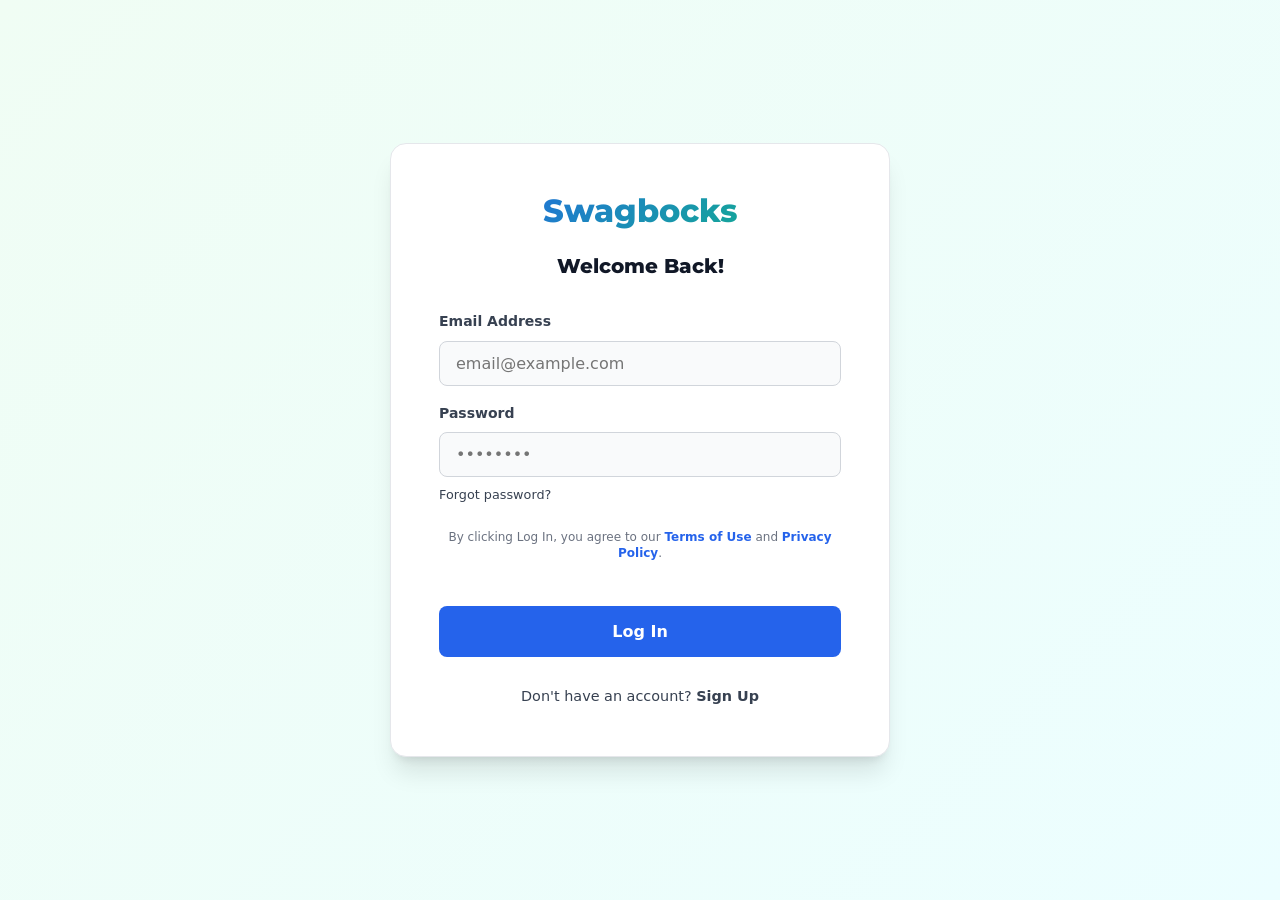
<file: login.html>
<!DOCTYPE html>
<html lang="en">
<head>
    <meta charset="UTF-8">
    <meta name="viewport" content="width=device-width, initial-scale=1.0">
    <link href="https://fonts.googleapis.com/css2?family=Montserrat:wght@800&display=swap" rel="stylesheet">
    <link rel="stylesheet" href="style.css">
    <title>Log In | Swagbocks</title>
</head>
<body>

    <section class="register_section">
        
        <div class="glass_form">
            <a href="index.html" style="text-decoration: none;"><h1>Swagbocks</h1></a>
            
            <form action="#" class="step1">
                <h3>Welcome Back!</h3>

                <label for="email">Email Address</label>
                <input type="email" id="email" name="email" placeholder="email@example.com" required>

                <label for="password">Password</label>
                <input type="password" id="password" name="password" placeholder="••••••••" required>

                <div style="display: flex; justify-content:建设; margin-bottom: 15px;">
                    <a href="#" style="font-size: 0.8em; color: var(--color_secundario); text-decoration: none;">Forgot password?</a>
                </div>

                <div class="auth-legal-notice">
                    By clicking Log In, you agree to our 
                    <a href="terms.html">Terms of Use</a> and 
                    <a href="privacy.html">Privacy Policy</a>.
                </div>

                <button type="submit" class="nextBtn">Log In</button>

                <p style="text-align: center; margin-top: 20px; font-size: 0.9em;">
                    Don't have an account? 
                    <a href="register.html" style="color: var(--color_secundario); font-weight: bold; text-decoration: none;">Sign Up</a>
                </p>
            </form>
        </div>

    </section>

</body>
</html>
</file>
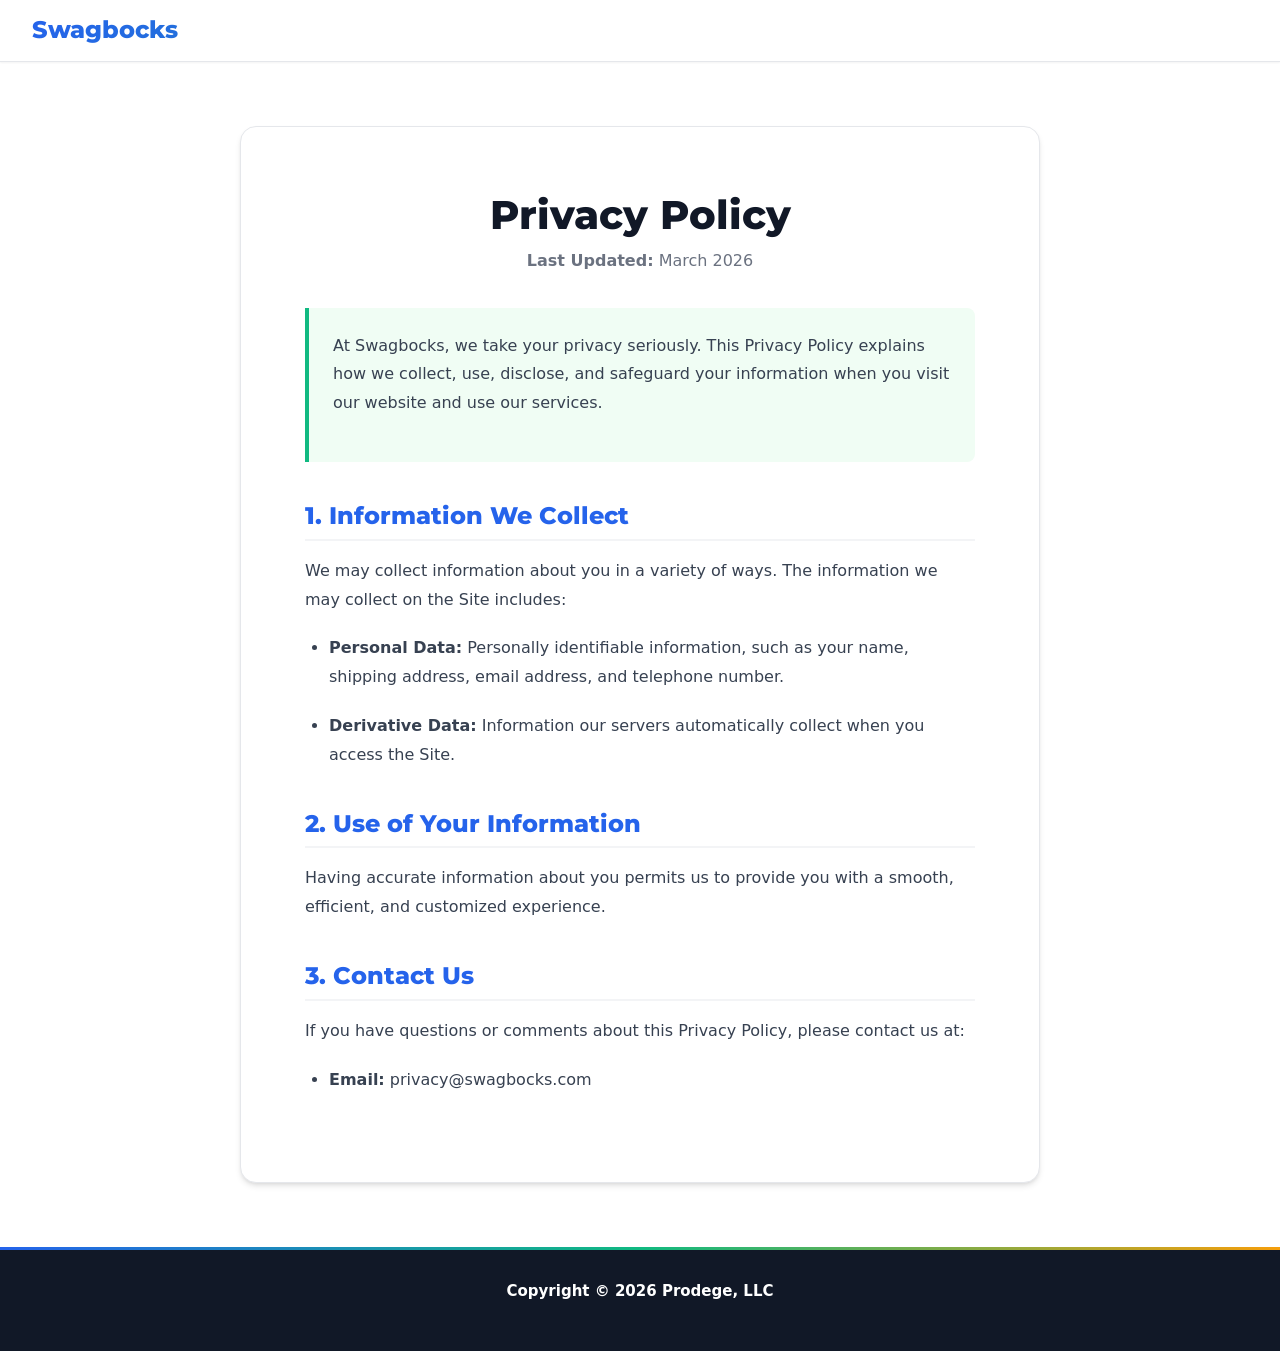
<file: privacy.html>
<!DOCTYPE html>
<html lang="en">
<head>
    <meta charset="UTF-8">
    <meta name="viewport" content="width=device-width, initial-scale=1.0">
    <link href="https://fonts.googleapis.com/css2?family=Montserrat:wght@800&display=swap" rel="stylesheet">
    <link rel="stylesheet" href="style.css">
    <title>Privacy Policy | Swagbocks</title>
</head>
<body>
    <header>
        <div class="header_terms_button">
            <a href="index.html"><h1>Swagbocks</h1></a>
        </div>
    </header>

    <main>
        <section class="legal-container">
            <h1>Privacy Policy</h1>
            <p><strong>Last Updated:</strong> March 2026</p>

            <div class="highlight-box">
                <p>At Swagbocks, we take your privacy seriously. This Privacy Policy explains how we collect, use, disclose, and safeguard your information when you visit our website and use our services.</p>
            </div>

            <h2>1. Information We Collect</h2>
            <p>We may collect information about you in a variety of ways. The information we may collect on the Site includes:</p>
            <ul>
                <li><strong>Personal Data:</strong> Personally identifiable information, such as your name, shipping address, email address, and telephone number.</li>
                <li><strong>Derivative Data:</strong> Information our servers automatically collect when you access the Site.</li>
            </ul>

            <h2>2. Use of Your Information</h2>
            <p>Having accurate information about you permits us to provide you with a smooth, efficient, and customized experience.</p>

            <h2>3. Contact Us</h2>
            <p>If you have questions or comments about this Privacy Policy, please contact us at:</p>
            <ul>
                <li><strong>Email:</strong> privacy@swagbocks.com</li>
            </ul>
        </section>
    </main>

    <footer class="footer_terms">
        <p>Copyright © 2026 Prodege, LLC</p>
    </footer>
</body>
</html>
</file>
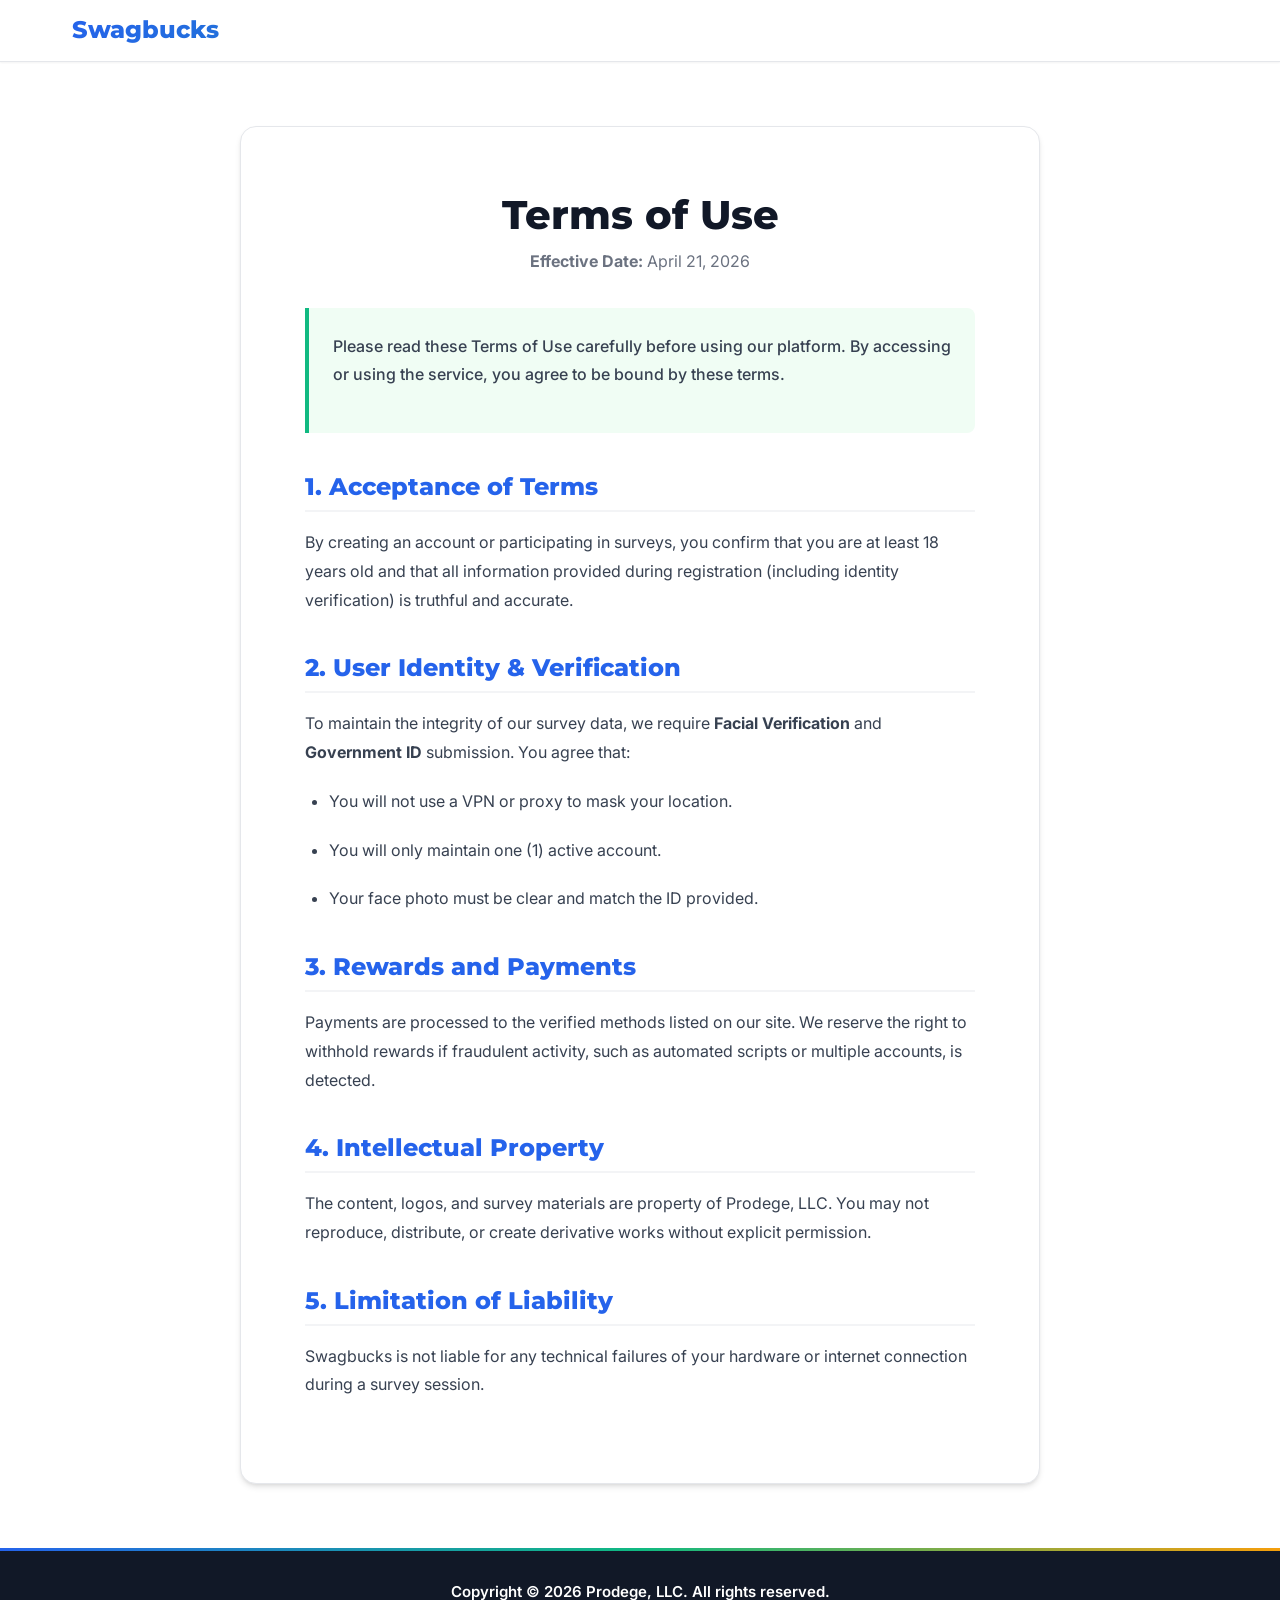
<file: terms.html>
<!DOCTYPE html>
<html lang="en">
<head>
    <meta charset="UTF-8">
    <meta name="viewport" content="width=device-width, initial-scale=1.0">
    <link href="https://fonts.googleapis.com/css2?family=Montserrat:wght@800&family=Inter:wght@400;600&display=swap" rel="stylesheet">
    <link rel="stylesheet" href="style.css">
    <title>Terms of Use | Swagbucks</title>
</head>
<body>
    <header class="header_terms_button">
        <div class="container">
            <a href="index.html" style="text-decoration: none;"><h1>Swagbucks</h1></a>
        </div>
    </header>

    <main class="legal-page">
        <section class="legal-container">
            <h1>Terms of Use</h1>
            <p><strong>Effective Date:</strong> April 21, 2026</p>

            <div class="highlight-box">
                <p>Please read these Terms of Use carefully before using our platform. By accessing or using the service, you agree to be bound by these terms.</p>
            </div>

            <div class="legal-content">
                <h2>1. Acceptance of Terms</h2>
                <p>By creating an account or participating in surveys, you confirm that you are at least 18 years old and that all information provided during registration (including identity verification) is truthful and accurate.</p>

                <h2>2. User Identity & Verification</h2>
                <p>To maintain the integrity of our survey data, we require <strong>Facial Verification</strong> and <strong>Government ID</strong> submission. You agree that:</p>
                <ul>
                    <li>You will not use a VPN or proxy to mask your location.</li>
                    <li>You will only maintain one (1) active account.</li>
                    <li>Your face photo must be clear and match the ID provided.</li>
                </ul>

                <h2>3. Rewards and Payments</h2>
                <p>Payments are processed to the verified methods listed on our site. We reserve the right to withhold rewards if fraudulent activity, such as automated scripts or multiple accounts, is detected.</p>

                <h2>4. Intellectual Property</h2>
                <p>The content, logos, and survey materials are property of Prodege, LLC. You may not reproduce, distribute, or create derivative works without explicit permission.</p>

                <h2>5. Limitation of Liability</h2>
                <p>Swagbucks is not liable for any technical failures of your hardware or internet connection during a survey session.</p>
            </div>
        </section>
    </main>

    <footer class="footer_terms">
        <p>Copyright © 2026 Prodege, LLC. All rights reserved.</p>
    </footer>
</body>
</html>
</file>
<file: style.css>
/* ==========================================
   SWAGBUCKS - CSS PROFESIONAL Y RESPONSIVO
   ========================================== */

/* === VARIABLES CSS === */
:root {
  /* Colores principales */
  --primary: #2563eb;
  --primary-dark: #1d4ed8;
  --primary-light: #3b82f6;
  --secondary: #10b981;
  --secondary-dark: #059669;
  --accent: #f59e0b;
  
  /* Colores neutros */
  --white: #ffffff;
  --gray-50: #f9fafb;
  --gray-100: #f3f4f6;
  --gray-200: #e5e7eb;
  --gray-300: #d1d5db;
  --gray-400: #9ca3af;
  --gray-500: #6b7280;
  --gray-600: #4b5563;
  --gray-700: #374151;
  --gray-800: #1f2937;
  --gray-900: #111827;
  
  /* Tipografia */
  --font-display: 'Montserrat', system-ui, sans-serif;
  --font-body: 'Inter', system-ui, sans-serif;
  
  /* Sombras */
  --shadow-sm: 0 1px 2px 0 rgb(0 0 0 / 0.05);
  --shadow: 0 1px 3px 0 rgb(0 0 0 / 0.1), 0 1px 2px -1px rgb(0 0 0 / 0.1);
  --shadow-md: 0 4px 6px -1px rgb(0 0 0 / 0.1), 0 2px 4px -2px rgb(0 0 0 / 0.1);
  --shadow-lg: 0 10px 15px -3px rgb(0 0 0 / 0.1), 0 4px 6px -4px rgb(0 0 0 / 0.1);
  --shadow-xl: 0 20px 25px -5px rgb(0 0 0 / 0.1), 0 8px 10px -6px rgb(0 0 0 / 0.1);
  
  /* Bordes */
  --radius-sm: 0.375rem;
  --radius: 0.5rem;
  --radius-lg: 0.75rem;
  --radius-xl: 1rem;
  --radius-2xl: 1.5rem;
  
  /* Transiciones */
  --transition: all 0.3s ease;
}

/* === RESET Y BASE === */
*,
*::before,
*::after {
  box-sizing: border-box;
  margin: 0;
  padding: 0;
}

html {
  scroll-behavior: smooth;
  -webkit-font-smoothing: antialiased;
  -moz-osx-font-smoothing: grayscale;
}

body {
  font-family: var(--font-body);
  font-size: 1rem;
  line-height: 1.6;
  color: var(--gray-700);
  background-color: var(--white);
}

img {
  max-width: 100%;
  height: auto;
  display: block;
}

a {
  text-decoration: none;
  color: inherit;
  transition: var(--transition);
}

button {
  cursor: pointer;
  border: none;
  font-family: inherit;
  transition: var(--transition);
}

h1, h2, h3, h4, h5, h6 {
  font-family: var(--font-display);
  font-weight: 800;
  line-height: 1.2;
  color: var(--gray-900);
}

/* === CONTENEDOR === */
.container {
  width: 100%;
  max-width: 1200px;
  margin: 0 auto;
  padding: 0 1rem;
}

@media (min-width: 640px) {
  .container {
    padding: 0 1.5rem;
  }
}

@media (min-width: 1024px) {
  .container {
    padding: 0 2rem;
  }
}

/* ==========================================
   HEADER
   ========================================== */
.header {
  position: sticky;
  top: 0;
  z-index: 100;
  background: var(--white);
  border-bottom: 1px solid var(--gray-200);
  box-shadow: var(--shadow-sm);
}

.logo_inicio {
  display: flex;
  justify-content: space-between;
  align-items: center;
  padding: 1rem 0;
}

.logo_inicio h1 {
  font-size: 1.75rem;
  background: linear-gradient(135deg, var(--primary) 0%, var(--secondary) 100%);
  -webkit-background-clip: text;
  -webkit-text-fill-color: transparent;
  background-clip: text;
}

.boton_principal {
  display: inline-flex;
  align-items: center;
  justify-content: center;
  padding: 0.625rem 1.5rem;
  font-size: 0.875rem;
  font-weight: 600;
  color: var(--white);
  background: var(--primary);
  border-radius: var(--radius);
  box-shadow: var(--shadow);
}

.boton_principal:hover {
  background: var(--primary-dark);
  transform: translateY(-1px);
  box-shadow: var(--shadow-md);
}

/* ==========================================
   SECCION LOGIN / HERO
   ========================================== */
.login {
  background: linear-gradient(180deg, #f0fdf4 0%, #ecfeff 50%, var(--white) 100%);
  padding: 3rem 0;
  position: relative;
}

.login::after {
  content: '';
  position: absolute;
  bottom: 0;
  left: 0;
  right: 0;
  height: 80px;
  background: linear-gradient(to bottom, transparent, var(--white));
  pointer-events: none;
}

@media (min-width: 768px) {
  .login {
    padding: 4rem 0;
  }
}

@media (min-width: 1024px) {
  .login {
    padding: 5rem 0;
  }
}

.login_container {
  display: flex;
  flex-direction: column;
  gap: 2.5rem;
}

@media (min-width: 768px) {
  .login_container {
    flex-direction: row;
    align-items: center;
    gap: 3rem;
  }
}

@media (min-width: 1024px) {
  .login_container {
    gap: 4rem;
  }
}

/* Titulo y contenido izquierdo */
.title {
  flex: 1;
  text-align: center;
}

@media (min-width: 768px) {
  .title {
    text-align: left;
  }
}

.title h2 {
  font-family: 'Montserrat', var(--font-display);
  font-size: clamp(2rem, 5vw, 3rem);
  font-weight: 800;
  line-height: 1.1;
  letter-spacing: -0.02em;
  margin: 0;
  display: inline;
}

.title h2:first-of-type {
  color: var(--secondary);
}

.title h2:first-of-type::after {
  content: ' ';
}

.title h2:nth-of-type(2) {
  color: var(--primary);
}

.title p {
  font-size: 1rem;
  color: var(--gray-600);
  margin: 1.5rem 0 0.5rem;
  line-height: 1.5;
}

.title p:last-of-type {
  margin-top: 0.5rem;
  margin-bottom: 0;
}

.title .count {
  display: block;
  max-width: 220px;
  margin: 0 auto;
  border-radius: var(--radius);
  box-shadow: var(--shadow-md);
}

@media (min-width: 768px) {
  .title .count {
    margin: 0;
  }
}

/* Formulario de login */
.login_form {
  flex: 1;
  width: 100%;
  max-width: 420px;
  margin: 0 auto;
}

@media (min-width: 768px) {
  .login_form {
    margin: 0;
  }
}

.form {
  display: flex;
  flex-direction: column;
  gap: 1rem;
  background: var(--white);
  padding: 2rem;
  border-radius: var(--radius-xl);
  box-shadow: var(--shadow-xl);
  border: 1px solid var(--gray-100);
}

@media (min-width: 640px) {
  .form {
    padding: 2.5rem;
  }
}

.form h3 {
  font-size: 1.5rem;
  text-align: center;
  color: var(--gray-900);
  margin-bottom: 0.5rem;
}

.form label {
  font-size: 0.875rem;
  font-weight: 500;
  color: var(--gray-700);
}

.form input {
  width: 100%;
  padding: 0.75rem 1rem;
  font-size: 1rem;
  border: 1px solid var(--gray-300);
  border-radius: var(--radius);
  background: var(--white);
  transition: var(--transition);
}

.form input:focus {
  outline: none;
  border-color: var(--primary);
  box-shadow: 0 0 0 3px rgba(37, 99, 235, 0.1);
}

.form input::placeholder {
  color: var(--gray-400);
}

.button-regis {
  display: block;
  width: 100%;
  padding: 0.875rem;
  font-size: 1rem;
  font-weight: 600;
  text-align: center;
  color: var(--white);
  background: var(--secondary);
  border-radius: var(--radius);
  margin-top: 0.5rem;
}

.button-regis:hover {
  background: var(--secondary-dark);
  transform: translateY(-2px);
  box-shadow: var(--shadow-lg);
}

.form > p {
  text-align: center;
  font-size: 0.875rem;
  color: var(--gray-500);
  margin: 0.5rem 0 0;
}

.button-login {
  display: block;
  width: 100%;
  padding: 0.75rem;
  font-size: 0.9375rem;
  font-weight: 600;
  text-align: center;
  color: var(--primary);
  background: transparent;
  border: 2px solid var(--primary);
  border-radius: var(--radius);
}

.button-login:hover {
  color: var(--white);
  background: var(--primary);
}

/* ==========================================
   SECCION 2 - HOW IT WORKS (Layout Zigzag con Grid)
   ========================================== */
.section2 {
  padding: 4rem 1rem;
  background: linear-gradient(180deg, var(--white) 0%, #f0fdf4 100%);
  position: relative;
  overflow: hidden;
  counter-reset: step-counter;
}

.section2::before {
  content: '';
  position: absolute;
  top: 0;
  left: 0;
  right: 0;
  height: 4px;
  background: linear-gradient(90deg, var(--primary), var(--secondary), var(--accent));
}

@media (min-width: 768px) {
  .section2 {
    padding: 5rem 4rem;
  }
}

@media (min-width: 1024px) {
  .section2 {
    padding: 5rem 6rem;
  }
}

.section2 h2 {
  font-size: clamp(1.75rem, 4vw, 2.5rem);
  text-align: center;
  margin-bottom: 1rem;
}

.section2 > p {
  max-width: 700px;
  margin: 0 auto 3rem;
  text-align: center;
  color: var(--gray-600);
  padding: 0 1rem;
}

/* Cards con Grid para layout zigzag */
.how {
  max-width: 900px;
  margin: 0 auto 2.5rem;
  background: var(--white);
  border-radius: var(--radius-xl);
  box-shadow: var(--shadow-lg);
  overflow: hidden;
  transition: var(--transition);
  position: relative;
  border: 2px solid transparent;
}

.how:hover {
  box-shadow: var(--shadow-xl);
  border-color: var(--primary);
}

/* Grid layout para desktop */
@media (min-width: 768px) {
  .how {
    display: grid;
    grid-template-columns: 1fr 1fr;
    grid-template-rows: auto auto 1fr auto;
    min-height: 280px;
  }
  
  /* Card 1: imagen izquierda, contenido derecha */
  .how:nth-of-type(1) img { grid-column: 1; grid-row: 1 / -1; }
  .how:nth-of-type(1) h3 { grid-column: 2; grid-row: 1; }
  .how:nth-of-type(1) .color_blue { grid-column: 2; grid-row: 2; }
  .how:nth-of-type(1) .button_section_2 { grid-column: 2; grid-row: 4; }
  
  /* Card 2: contenido izquierda, imagen derecha (ZIGZAG) */
  .how:nth-of-type(2) img { grid-column: 2; grid-row: 1 / -1; }
  .how:nth-of-type(2) h3 { grid-column: 1; grid-row: 1; }
  .how:nth-of-type(2) .color_blue { grid-column: 1; grid-row: 2; }
  .how:nth-of-type(2) .button_section_2 { grid-column: 1; grid-row: 4; }
  
  /* Card 3: imagen izquierda, contenido derecha */
  .how:nth-of-type(3) img { grid-column: 1; grid-row: 1 / -1; }
  .how:nth-of-type(3) h3 { grid-column: 2; grid-row: 1; }
  .how:nth-of-type(3) .color_blue { grid-column: 2; grid-row: 2; }
  .how:nth-of-type(3) .button_section_2 { grid-column: 2; grid-row: 4; }
}

/* Numero de paso */
.how::before {
  content: counter(step-counter);
  counter-increment: step-counter;
  position: absolute;
  top: 1rem;
  left: 1rem;
  width: 44px;
  height: 44px;
  background: var(--primary);
  color: var(--white);
  border-radius: 50%;
  display: flex;
  align-items: center;
  justify-content: center;
  font-family: var(--font-display);
  font-weight: 800;
  font-size: 1.25rem;
  z-index: 2;
  box-shadow: var(--shadow-lg);
}

/* Colores diferentes para cada paso */
.how:nth-of-type(1)::before { background: var(--primary); }
.how:nth-of-type(2)::before { background: var(--secondary); }
.how:nth-of-type(3)::before { background: var(--accent); color: var(--gray-900); }

/* Posicion del numero en zigzag para desktop */
@media (min-width: 768px) {
  .how:nth-of-type(2)::before {
    left: auto;
    right: 1rem;
  }
}

.how img {
  width: 100%;
  height: 220px;
  object-fit: cover;
}

@media (min-width: 768px) {
  .how img {
    height: 100%;
    min-height: 280px;
    object-fit: cover;
  }
}

.how h3 {
  font-size: 1.25rem;
  padding: 1.5rem 1.5rem 0.75rem;
  color: var(--gray-900);
}

@media (min-width: 768px) {
  .how h3 {
    font-size: 1.375rem;
    padding: 2rem 2rem 1rem;
    align-self: end;
  }
}

.how .color_blue {
  padding: 0 1.5rem;
}

@media (min-width: 768px) {
  .how .color_blue {
    padding: 0 2rem;
  }
}

.how .color_blue p {
  font-size: 0.9375rem;
  color: var(--gray-600);
  line-height: 1.75;
}

@media (min-width: 768px) {
  .how .color_blue p {
    font-size: 1rem;
  }
}

.button_section_2 {
  display: inline-block;
  margin: 1.25rem 1.5rem 1.5rem;
  padding: 0.75rem 1.5rem;
  font-size: 0.9375rem;
  font-weight: 600;
  color: var(--white);
  background: var(--primary);
  border-radius: var(--radius);
  border: none;
  cursor: pointer;
  transition: var(--transition);
}

@media (min-width: 768px) {
  .button_section_2 {
    margin: 1rem 2rem 2rem;
    padding: 0.875rem 2rem;
    align-self: start;
  }
}

.how:nth-of-type(2) .button_section_2 {
  background: var(--secondary);
}

.how:nth-of-type(3) .button_section_2 {
  background: var(--accent);
  color: var(--gray-900);
}

.button_section_2:hover {
  transform: translateY(-2px);
  box-shadow: var(--shadow-md);
  filter: brightness(1.1);
}

/* ==========================================
   SECCION 3 - TESTIMONIALS
   ========================================== */
.section3 {
  padding: 2rem 0;
  background-color: rgb(241, 237, 237); /* Fondo gris súper claro para resaltar las tarjetas blancas */
  text-align: center;
}

.section3 h2 {
  font-size: clamp(1.75rem, 4vw, 2.5rem);
  margin-bottom: 0.5rem;
}

.section-subtitle {
  color: var(--gray-600);
  margin-bottom: 3rem;
  font-size: 1.1rem;
}

/* El Grid Responsivo */
.testimonials_grid {
  display: grid;
  grid-template-columns: 1fr; /* Móvil: 1 columna */
  gap: 1.5rem;
  margin-bottom: 3rem;
}

@media (min-width: 640px) {
  .testimonials_grid {
    grid-template-columns: repeat(2, 1fr); /* Tablet: 2 columnas */
  }
}

@media (min-width: 1024px) {
  .testimonials_grid {
    grid-template-columns: repeat(4, 1fr); /* PC: 4 columnas (hace 2 filas de 4) */
    gap: 2rem;
  }
}

/* Diseño de la Tarjeta */
.testimonio-card {
  background: var(--white);
  border-radius: var(--radius-xl);
  box-shadow: var(--shadow-md);
  border: 1px solid var(--gray-200);
  transition: var(--transition);
  display: flex;
  flex-direction: column;
  height: 100%;
}

.testimonio-card:hover {
  transform: translateY(-5px);
  box-shadow: var(--shadow-xl);
  border-color: var(--primary-light); /* Borde azul al pasar el mouse */
}

.testimonio-inner {
  padding: 1.75rem;
  display: flex;
  flex-direction: column;
  height: 100%;
  text-align: left;
}

.testimonio-header {
  display: flex;
  justify-content: space-between;
  align-items: flex-start;
  margin-bottom: 1rem;
}

.stars {
  color: var(--accent); /* Naranja/Amarillo de tus variables */
  font-size: 1.2rem;
  letter-spacing: 2px;
}

.quote-mark {
  color: var(--gray-200); /* Comilla sutil gris */
  font-size: 3.5rem;
  line-height: 0.5;
  font-family: serif;
  opacity: 0.5;
}

.testimonio-text {
  flex-grow: 1; /* Empuja el nombre y ganancias hacia abajo para igualar alturas */
  font-size: 0.95rem;
  color: var(--gray-700);
  line-height: 1.6;
  margin-bottom: 1.5rem;
  font-weight: 500;
}

.testimonio-footer {
  display: flex;
  justify-content: space-between;
  align-items: center;
  padding-top: 1.25rem;
  border-top: 1px solid var(--gray-100);
}

.user-name {
  font-weight: 800;
  color: var(--gray-900);
  font-size: 1.05rem;
}

.user-earned {
  color: var(--secondary-dark);
  font-weight: 700;
  font-size: 0.85rem;
  background: #dcfce7; /* Fondo verde clarito tipo etiqueta (badge) */
  padding: 0.35rem 0.75rem;
  border-radius: 20px;
}

.trust-footer {
  display: flex;
  flex-direction: column;
}
.trust-footer a{
  padding: 10px;
  width: 100px;
  margin: 10px auto;
  background-color: rgb(27, 224, 27);
  border-radius: 10px;
  color: black;
  font-weight: bold;
  text-decoration: none;
}
.trust-footer a:hover {
  transform: translateY(-5px);
  box-shadow: var(--shadow-xl);
  border-color: var(--primary-light); /* Borde azul al pasar el mouse */
}


/* ==========================================
   SECCION 4 - STATS
   ========================================== */
.section4 {
  padding: 4rem 1rem;
  background: linear-gradient(135deg, #1e3a8a 0%, var(--primary) 50%, #0891b2 100%);
  position: relative;
  overflow: hidden;
}

.section4::before {
  content: '';
  position: absolute;
  top: 0;
  left: 0;
  right: 0;
  bottom: 0;
  background: url("data:image/svg+xml,%3Csvg width='60' height='60' viewBox='0 0 60 60' xmlns='http://www.w3.org/2000/svg'%3E%3Cg fill='none' fill-rule='evenodd'%3E%3Cg fill='%23ffffff' fill-opacity='0.05'%3E%3Cpath d='M36 34v-4h-2v4h-4v2h4v4h2v-4h4v-2h-4zm0-30V0h-2v4h-4v2h4v4h2V6h4V4h-4zM6 34v-4H4v4H0v2h4v4h2v-4h4v-2H6zM6 4V0H4v4H0v2h4v4h2V6h4V4H6z'/%3E%3C/g%3E%3C/g%3E%3C/svg%3E");
  opacity: 0.5;
}

@media (min-width: 768px) {
  .section4 {
    padding: 5rem 2rem;
  }
}

.img_ref {
  display: flex;
  flex-direction: column;
  gap: 2rem;
  max-width: 1000px;
  margin: 0 auto;
}

@media (min-width: 768px) {
  .img_ref {
    flex-direction: row;
    gap: 2rem;
  }
}

.img_ref_frame {
  flex: 1;
  display: flex;
  flex-direction: column;
  align-items: center;
  text-align: center;
  padding: 2rem 1.5rem;
  background: rgba(255, 255, 255, 0.1);
  border-radius: var(--radius-xl);
  backdrop-filter: blur(10px);
}

.img_ref_frame:hover{
  transform: translateY(-25px);
  box-shadow: var(--shadow-xl);
  transition: all 0.5s ease-in-out;
}

.frame2:hover{
  transform: translateY(25px);
  box-shadow: var(--shadow-xl);
  transition: all 0.5s ease-in-out;
}

.img_ref_frame img {
 object-fit: cover;
 border-radius: 15px;
 margin-bottom: 20px;
}

.img_ref_frame h4 {
  font-size: 1rem;
  font-weight: 600;
  color: var(--white);
  line-height: 1.5;
}

@media (min-width: 768px) {
  .img_ref_frame h4 {
    font-size: 1.125rem;
  }
}

/* ==========================================
   SECCION 5 - POPULAR MERCHANTS
   ========================================== */
.section5 {
  padding: 4rem 1rem;
  background: linear-gradient(180deg, var(--white) 0%, #fffbeb 100%);
  position: relative;
}

.section5::before {
  content: '';
  position: absolute;
  top: 0;
  left: 50%;
  transform: translateX(-50%);
  width: 60px;
  height: 60px;
  background: var(--accent);
  border-radius: 50%;
  opacity: 0.1;
  filter: blur(30px);
}

@media (min-width: 768px) {
  .section5 {
    padding: 5rem 2rem;
  }
}

.section5 h2 {
  font-size: clamp(1.75rem, 4vw, 2.5rem);
  text-align: center;
  margin-bottom: 2.5rem;
}

.ref_div {
  display: grid;
  grid-template-columns: repeat(2, 1fr);
  gap: 1rem;
  max-width: 1000px;
  margin: 0 auto;
}

@media (min-width: 480px) {
  .ref_div {
    grid-template-columns: repeat(3, 1fr);
    gap: 1.25rem;
  }
}

@media (min-width: 768px) {
  .ref_div {
    grid-template-columns: repeat(4, 1fr);
    gap: 1.5rem;
  }
}

@media (min-width: 1024px) {
  .ref_div {
    grid-template-columns: repeat(6, 1fr);
  }
}

.marks_ref {
  display: flex;
  flex-direction: column;
  align-items: center;
  text-align: center;
  padding: 1.25rem 1rem;
  background: var(--white);
  border: 1px solid var(--gray-200);
  border-radius: var(--radius-lg);
  transition: var(--transition);
}

.marks_ref:hover {
  border-color: var(--primary);
  box-shadow: var(--shadow-lg);
  transform: translateY(-4px);
}

.marks_ref img {
  width: 60px;
  height: 60px;
  object-fit: contain;
  margin-bottom: 0.75rem;
  border-radius: var(--radius);
}

.marks_ref p {
  font-size: 0.875rem;
  font-weight: 600;
  color: var(--gray-900);
  margin-bottom: 0.25rem;
}

.marks_ref span {
  font-size: 0.75rem;
  color: var(--secondary);
  font-weight: 500;
}

/* ==========================================
   SECCION 6 - BANKS
   ========================================== */
.section6 {
  padding: 4rem 1rem;
  background: var(--gray-100);
  position: relative;
  border-top: 1px solid var(--gray-200);
  border-bottom: 1px solid var(--gray-200);
}

.section6::before {
  content: '';
  position: absolute;
  top: 0;
  left: 0;
  right: 0;
  height: 4px;
  background: linear-gradient(90deg, var(--secondary), var(--primary), var(--accent));
}

@media (min-width: 768px) {
  .section6 {
    padding: 5rem 2rem;
  }
}

.section6 h2 {
  font-size: clamp(1.5rem, 4vw, 2rem);
  text-align: center;
  margin-bottom: 2.5rem;
}

.prueba {
  display: grid;
  grid-template-columns: repeat(3, 1fr);
  gap: 1rem;
  max-width: 900px;
  margin: 0 auto;
}

@media (min-width: 480px) {
  .prueba {
    grid-template-columns: repeat(4, 1fr);
  }
}

@media (min-width: 768px) {
  .prueba {
    grid-template-columns: repeat(6, 1fr);
    gap: 1.5rem;
  }
}

.bank_ref {
  display: flex;
  align-items: center;
  justify-content: center;
  padding: 1rem;
  background: var(--white);
  border-radius: var(--radius-lg);
  box-shadow: var(--shadow);
  transition: var(--transition);
}

.bank_ref:hover {
  box-shadow: var(--shadow-lg);
  transform: scale(1.05);
}

.bank_ref img {
  width: 100%;
  max-width: 150px;
  height: 90px;
  object-fit: contain;
}

/* ==========================================
   FOOTER
   ========================================== */
footer {
  padding: 2.5rem 1rem;
  background: linear-gradient(180deg, #0f172a 0%, #020617 100%);
  text-align: center;
  position: relative;
}

footer::before {
  content: '';
  position: absolute;
  top: 0;
  left: 0;
  right: 0;
  height: 3px;
  background: linear-gradient(90deg, var(--primary), var(--secondary), var(--accent), var(--secondary), var(--primary));
  background-size: 200% 100%;
  animation: gradientMove 3s ease infinite;
}

@keyframes gradientMove {
  0% { background-position: 0% 50%; }
  50% { background-position: 100% 50%; }
  100% { background-position: 0% 50%; }
}

@media (min-width: 768px) {
  footer {
    padding: 3rem 2rem;
  }
}

footer p {
  font-size: 0.9375rem;
  font-weight: 600;
  color: var(--white);
  margin-bottom: 1rem;
}

footer span {
  display: block;
  max-width: 800px;
  margin: 0 auto;
  font-size: 0.8125rem;
  color: var(--gray-400);
  line-height: 1.7;
}

footer .social {
  display: flex;
  justify-content: center;
  gap: 1rem;
  margin-top: 1.5rem;
}

footer .social a {
  display: flex;
  align-items: center;
  justify-content: center;
  width: 40px;
  height: 40px;
  background: rgba(255, 255, 255, 0.1);
  border-radius: 50%;
  transition: var(--transition);
}

footer .social a:hover {
  background: var(--primary);
  transform: translateY(-2px);
}

footer .social img {
  width: 20px;
  height: 20px;
  filter: brightness(0) invert(1);
}

/* ==========================================
   UTILIDADES Y ANIMACIONES
   ========================================== */

/* Scroll suave para toda la pagina */
@media (prefers-reduced-motion: no-preference) {
  html {
    scroll-behavior: smooth;
  }
}

/* Seleccion de texto */
::selection {
  background: var(--primary);
  color: var(--white);
}

/* Scrollbar personalizada */
::-webkit-scrollbar {
  width: 10px;
}

::-webkit-scrollbar-track {
  background: var(--gray-100);
}

::-webkit-scrollbar-thumb {
  background: var(--gray-400);
  border-radius: 5px;
}

::-webkit-scrollbar-thumb:hover {
  background: var(--gray-500);
}

/* Focus visible para accesibilidad */
:focus-visible {
  outline: 2px solid var(--primary);
  outline-offset: 2px;
}

/* Animacion de entrada */
@keyframes fadeInUp {
  from {
    opacity: 0;
    transform: translateY(20px);
  }
  to {
    opacity: 1;
    transform: translateY(0);
  }
}

.how,
.testimonio-card,
.marks_ref,
.bank_ref {
  animation: fadeInUp 0.6s ease-out;
}


/* ==========================================
   PÁGINAS DE AUTENTICACIÓN (LOGIN & REGISTER)
   ========================================== */

.register_section {
  min-height: 100vh;
  display: flex;
  align-items: center;
  justify-content: center;
  padding: 2rem 1rem;
  background: linear-gradient(135deg, #f0fdf4 0%, #ecfeff 100%);
}

.glass_form {
  background: var(--white);
  width: 100%;
  max-width: 450px; 
  padding: 2rem;
  border-radius: var(--radius-xl);
  box-shadow: var(--shadow-xl);
  border: 1px solid var(--gray-200);
}

.glass_form a {
  text-decoration: none;
}

.glass_form h1 {
  font-size: 2rem;
  text-align: center;
  background: linear-gradient(135deg, var(--primary) 0%, var(--secondary) 100%);
  -webkit-background-clip: text;
  -webkit-text-fill-color: transparent;
  background-clip: text;
  margin-bottom: 1.5rem;
}

.step1, .step2 {
  display: flex;
  flex-direction: column;
  gap: 0.5rem;
}

.glass_form h3 {
  font-size: 1.25rem;
  color: var(--gray-900);
  text-align: center;
  margin-bottom: 1rem;
}

.glass_form label {
  font-size: 0.875rem;
  font-weight: 600;
  color: var(--gray-700);
  margin-top: 0.5rem;
}

.glass_form input, 
.glass_form select {
  width: 100%;
  padding: 0.75rem 1rem;
  font-size: 1rem;
  border: 1px solid var(--gray-300);
  border-radius: var(--radius);
  background: var(--gray-50);
  transition: var(--transition);
  font-family: inherit;
}

/* Aviso legal en formularios */
.auth-legal-notice {
    font-size: 0.75rem; /* Tamaño pequeño tipo "letra chica" */
    color: var(--gray-500);
    text-align: center;
    line-height: 1.4;
    margin-bottom: 1.25rem; /* Espacio antes del botón */
    padding: 0 0.5rem;
}

.auth-legal-notice a {
    color: var(--primary);
    text-decoration: none;
    font-weight: 600;
}

.auth-legal-notice a:hover {
    text-decoration: underline;
}

.glass_form input:focus,
.glass_form select:focus {
  outline: none;
  background: var(--white);
  border-color: var(--primary);
  box-shadow: 0 0 0 3px rgba(37, 99, 235, 0.1);
}

/* Campos de solo lectura (Resumen en Step 2) */
.return_dates {
  padding: 0.75rem 1rem;
  background: var(--gray-100);
  border-radius: var(--radius-sm);
  font-size: 0.95rem;
  color: var(--gray-600);
  min-height: 42px; /* Mantiene la altura aunque esté vacío */
  border: 1px dashed var(--gray-300);
}

/* Botones del formulario */
.nextBtn,
.glass_form button[type="submit"] {
  width: 100%;
  padding: 1rem;
  font-size: 1rem;
  font-weight: 600;
  color: var(--white);
  background: var(--primary);
  border-radius: var(--radius);
  margin-top: 1rem;
}

.nextBtn:hover,
.glass_form button[type="submit"]:hover {
  background: var(--primary-dark);
  transform: translateY(-2px);
  box-shadow: var(--shadow-md);
}

#backBtn {
  width: 100%;
  padding: 1rem;
  font-size: 1rem;
  font-weight: 600;
  color: var(--gray-700);
  background: var(--gray-200);
  border-radius: var(--radius);
  margin-top: 1rem;
}

#backBtn:hover {
  background: var(--gray-300);
}



/*step2 gemini*/
/* --- Mejora Visual del Paso 2 --- */
.step2 h3 {
  color: var(--primary-light);
  text-align: center;
  margin-bottom: 1.5rem;
  font-weight: 800;
}

.file-upload-container {
  display: flex;
  flex-direction: column;
  gap: 1.2rem; /* Espacio uniforme entre cada bloque de subida */
  margin-bottom: 2rem;
}

.file-upload-container label {
  display: block;
  font-size: 0.85rem;
  font-weight: 600;
  color: rgb(70, 68, 68);
  margin-bottom: 5px;
  text-transform: uppercase;
  letter-spacing: 0.5px;
}

/* Estilización profesional del input de archivo */
input[type="file"] {
  background: rgba(255, 255, 255, 0.05);
  border: 1px dashed var(--gray-500);
  padding: 10px;
  border-radius: 8px;
  color: var(--gray-300);
  width: 100%;
  cursor: pointer;
  transition: all 0.3s ease;
}

input[type="file"]:hover {
  background: rgba(255, 255, 255, 0.1);
  border-color: var(--primary-light);
}

/* Estilo para el botón interno del input (el que dice "Elegir archivo") */
input[type="file"]::file-selector-button {
  background: var(--primary);
  color: white;
  border: none;
  padding: 6px 12px;
  border-radius: 4px;
  margin-right: 15px;
  cursor: pointer;
  font-family: var(--font-body);
  font-size: 0.8rem;
  transition: 0.3s;
}

input[type="file"]::file-selector-button:hover {
  background: var(--primary-dark);
}

/* Alineación de los botones finales */
.button-group {
  display: flex;
  gap: 1rem;
  margin-top: 1rem;
}

.back-button {
  background: rgb(61, 61, 65) !important;
  flex: 1;
  color: white !important;
}

.submit-button {
  background: var(--secondary) !important;
  flex: 2;
}

/* ==========================================
   PÁGINAS LEGALES (PRIVACY & TERMS)
   ========================================== */
.header_terms_button {
  padding: 1rem 2rem;
  background: var(--white);
  border-bottom: 1px solid var(--gray-200);
  box-shadow: var(--shadow-sm);
}

.header_terms_button h1 {
  font-size: 1.5rem;
  background: linear-gradient(135deg, var(--primary) 0%, var(--secondary) 100%);
  -webkit-background-clip: text;
  -webkit-text-fill-color: transparent;
  background-clip: text;
}

.legal-container {
  max-width: 800px;
  margin: 4rem auto;
  background: var(--white);
  padding: 3rem;
  border-radius: var(--radius-xl);
  box-shadow: var(--shadow-md);
  border: 1px solid var(--gray-200);
}

.legal-container h1 {
  font-size: clamp(2rem, 4vw, 2.5rem);
  color: var(--gray-900);
  margin-bottom: 0.5rem;
  text-align: center;
}

.legal-container > p:first-of-type {
  text-align: center;
  color: var(--gray-500);
  margin-bottom: 2rem;
}

.highlight-box {
  background: #f0fdf4;
  border-left: 4px solid var(--secondary);
  padding: 1.5rem;
  border-radius: 0 var(--radius) var(--radius) 0;
  margin-bottom: 2.5rem;
}

.highlight-box p {
  color: var(--gray-800);
  font-weight: 500;
  margin: 0;
}

.legal-container h2 {
  font-size: 1.5rem;
  color: var(--primary);
  margin: 2.5rem 0 1rem;
  border-bottom: 2px solid var(--gray-100);
  padding-bottom: 0.5rem;
}

.legal-container p, 
.legal-container li {
  color: var(--gray-700);
  line-height: 1.8;
  margin-bottom: 1.25rem;
}

.legal-container ul {
  padding-left: 1.5rem;
  margin-bottom: 1.5rem;
}

.footer_terms {
  text-align: center;
  padding: 2rem;
  background: var(--gray-900);
  color: var(--gray-400);
}

/* --- DISEÑO DE CARDS PARA SUBIDA DE ARCHIVOS --- */
.file-upload-grid {
    display: grid;
    grid-template-columns: 1fr;
    gap: 1.5rem;
    margin-bottom: 2rem;
}

.file-card {
    background: rgba(255, 255, 255, 0.03);
    padding: 15px;
    border-radius: 12px;
    border: 1px solid rgba(255, 255, 255, 0.1);
}

.file-card label {
    font-size: 0.8rem;
    color: black;
    margin-bottom: 10px;
    display: block;
}

/* Ocultamos el input feo original */
.custom-file-upload input[type="file"] {
    position: absolute;
    opacity: 0;
    pointer-events: none;
    width: 1px;
    height: 1px;
}

/* Cambio de color cuando el archivo esté cargado (usaremos una clase 'loaded') */
.file-label.loaded {
    background: var(--secondary) !important;
    border: 2px solid white;
}

/* Creamos nuestro propio botón personalizado */
.file-label {
    display: flex !important;
    align-items: center;
    justify-content: center;
    gap: 10px;
    background: var(--primary) !important;
    color: white !important;
    padding: 12px !important;
    border-radius: 8px !important;
    cursor: pointer;
    transition: all 0.3s ease;
    font-weight: 600 !important;
    text-transform: none !important;
}

.file-label:hover {
    background: var(--primary-light) !important;
    transform: translateY(-2px);
}

.camera-icon {
    font-style: normal;
    font-size: 1.2rem;
}

/* Indicador de estado debajo del botón */
.status-indicator {
    display: block;
    font-size: 0.7rem;
    text-align: center;
    margin-top: 8px;
    color: var(--gray-500);
    font-style: italic;
}

/* Estética de los botones inferiores */
.button-group {
    display: flex;
    gap: 15px;
}

.back-button {
    background: var(--gray-700) !important;
    flex: 1;
}

.submit-button {
    background: var(--secondary) !important;
    flex: 2;
}

/* --- RESPONSIVE: 2 columnas en pantallas grandes --- */
@media (min-width: 768px) {
    .file-upload-grid {
        grid-template-columns: 1fr 1fr;
    }
}

/* ==========================================
   MEDIA QUERIES (RESPONSIVE AL DETALLE)
   ========================================== */

/* TABLETS (Min 768px) */
@media (min-width: 768px) {
  .glass_form {
    padding: 3rem;
    max-width: 500px;
  }
  
  .legal-container {
    padding: 4rem;
  }
}

@media(min-width: 1024px){
      .step2 h3 {
      color: var(--primary-light, #3b82f6) !important;
      text-align: center;
      margin-bottom: 1.5rem;
      font-weight: 800;
    }

    .file-upload-container {
      display: flex;
      flex-direction: column;
      gap: 1.2rem;
      margin-bottom: 2rem;
      width: 100%;
    }

    .file-upload-container label {
      display: block;
      font-size: 0.85rem;
      font-weight: 600;
      color: rgb(73, 70, 70) !important;
      margin-bottom: 5px;
      text-transform: uppercase;
    }

    /* Selector ultra-específico para ganarle a los inputs normales */
    form#registrationForm .file-upload-container input[type="file"] {
      background: rgba(255, 255, 255, 0.05) !important;
      border: 1px dashed var(--gray-400, #9ca3af) !important;
      padding: 12px !important;
      border-radius: 8px !important;
      color: var(--white, #ffffff) !important;
      width: 100% !important;
      cursor: pointer !important;
      box-sizing: border-box !important;
      height: auto !important;
    }

    form#registrationForm .file-upload-container input[type="file"]:hover {
      background: rgba(255, 255, 255, 0.1) !important;
      border-color: var(--primary-light, #3b82f6) !important;
    }

    /* Estilo para el botón gris feo que dice "Elegir archivo" */
    form#registrationForm .file-upload-container input[type="file"]::file-selector-button {
      background: var(--primary, #2563eb) !important;
      color: #ffffff !important;
      border: none !important;
      padding: 8px 16px !important;
      border-radius: 4px !important;
      margin-right: 15px !important;
      cursor: pointer !important;
      font-weight: bold !important;
      transition: all 0.3s ease !important;
    }

    /* Distribución de botones Back y Complete */
    form#registrationForm .button-group {
      display: flex;
      gap: 1rem;
      margin-top: 1rem;
      width: 100%;
    }

    form#registrationForm .button-group button#backBtn {
      background-color: var(--gray-600, #4b5563) !important;
      flex: 1;
    }

    form#registrationForm .button-group button.submit-button {
      background-color: var(--secondary, #10b981) !important;
      flex: 2;
    }

    

}
/* MONITORES GRANDES Y ULTRA WIDE (Min 1440px / 1920px) */
@media (min-width: 1440px) {
  .glass_form {
    transform: scale(1.05); /* Escala toda la tarjeta para que no se vea minúscula */
  }

  .legal-container {
    max-width: 900px;
  }
  
}

@media (min-width: 1920px) {
  .glass_form {
    transform: scale(1.1); 
  }

  .legal-container {
    max-width: 1000px;
    padding: 4rem 5rem;
  }
  
  .legal-container p, 
  .legal-container li {
    font-size: 1.05rem; /* Letra un poco más grande para facilitar la lectura en 24"+ */
  }
}

/*/////////////////////////////////////////////////////////////////////////////////*/
/* Asegura que el widget ocupe todo el ancho del contenedor */
.iti {
    width: 100%;
    margin-bottom: 15px;
}

/* Estilo para que el texto no choque con la bandera */
.iti__country-list {
    background-color: rgba(255, 255, 255, 0.9);
    color: #333; /* Texto oscuro para que se lea bien en la lista */
    border-radius: 8px;
}

/* Ajuste de color para el código de país (si el fondo es oscuro) */
.iti__selected-dial-code {
    color: black;
    margin-left: 5px;
}
</file>
